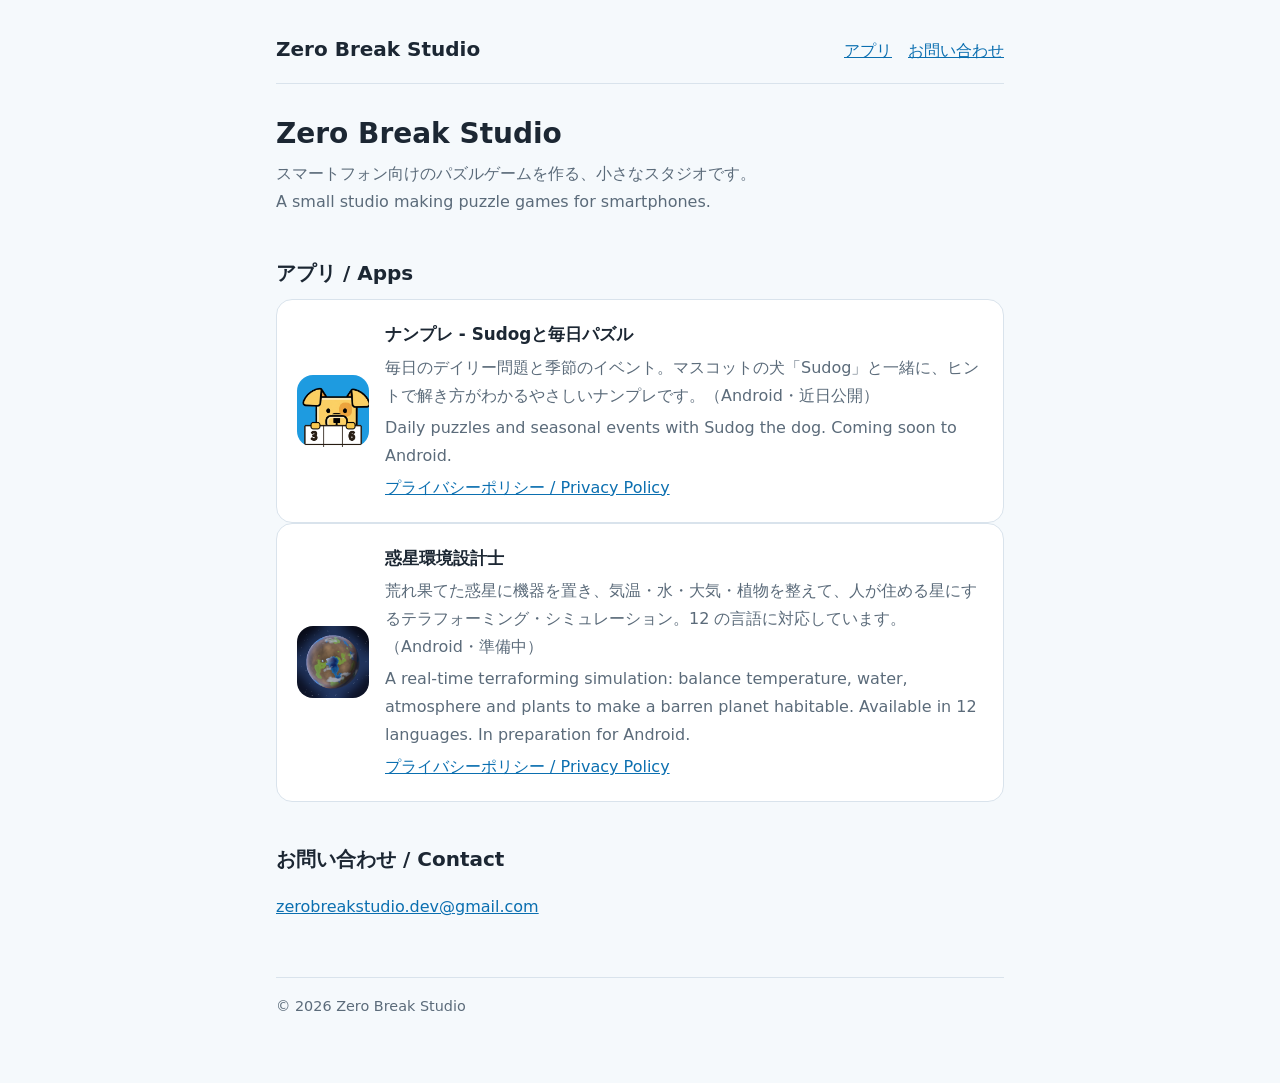
<file: index.html>
<!doctype html>
<html lang="ja">
<head>
  <meta charset="utf-8">
  <meta name="viewport" content="width=device-width, initial-scale=1">
  <title>Zero Break Studio</title>
  <meta name="description" content="Zero Break Studio は、スマートフォン向けのパズルゲームを作る小さなスタジオです。">
  <link rel="icon" href="assets/sudoku-icon.png">
  <link rel="stylesheet" href="assets/style.css">
</head>
<body>
  <div class="wrap">
    <header class="site">
      <a class="brand" href="./">Zero Break Studio</a>
      <nav><a href="#apps">アプリ</a><a href="#contact">お問い合わせ</a></nav>
    </header>

    <main>
      <h1>Zero Break Studio</h1>
      <p class="lead">スマートフォン向けのパズルゲームを作る、小さなスタジオです。<br>
        A small studio making puzzle games for smartphones.</p>

      <h2 id="apps">アプリ / Apps</h2>
      <div class="card app">
        <img src="assets/sudoku-icon.png" alt="ナンプレ - Sudogと毎日パズル のアイコン">
        <div>
          <h3>ナンプレ - Sudogと毎日パズル</h3>
          <p>毎日のデイリー問題と季節のイベント。マスコットの犬「Sudog」と一緒に、ヒントで解き方がわかるやさしいナンプレです。（Android・近日公開）</p>
          <p>Daily puzzles and seasonal events with Sudog the dog. Coming soon to Android.</p>
          <p><a href="sudoku/privacy/">プライバシーポリシー / Privacy Policy</a></p>
        </div>
      </div>

      <div class="card app">
        <img src="assets/planetarchitect-icon.png" alt="惑星環境設計士 のアイコン">
        <div>
          <h3>惑星環境設計士</h3>
          <p>荒れ果てた惑星に機器を置き、気温・水・大気・植物を整えて、人が住める星にするテラフォーミング・シミュレーション。12 の言語に対応しています。（Android・準備中）</p>
          <p>A real-time terraforming simulation: balance temperature, water, atmosphere and plants to make a barren planet habitable. Available in 12 languages. In preparation for Android.</p>
          <p><a href="planetarchitect/privacy/">プライバシーポリシー / Privacy Policy</a></p>
        </div>
      </div>

      <h2 id="contact">お問い合わせ / Contact</h2>
      <p><a href="mailto:zerobreakstudio.dev@gmail.com">zerobreakstudio.dev@gmail.com</a></p>
    </main>

    <footer>&copy; 2026 Zero Break Studio</footer>
  </div>
</body>
</html>
</file>
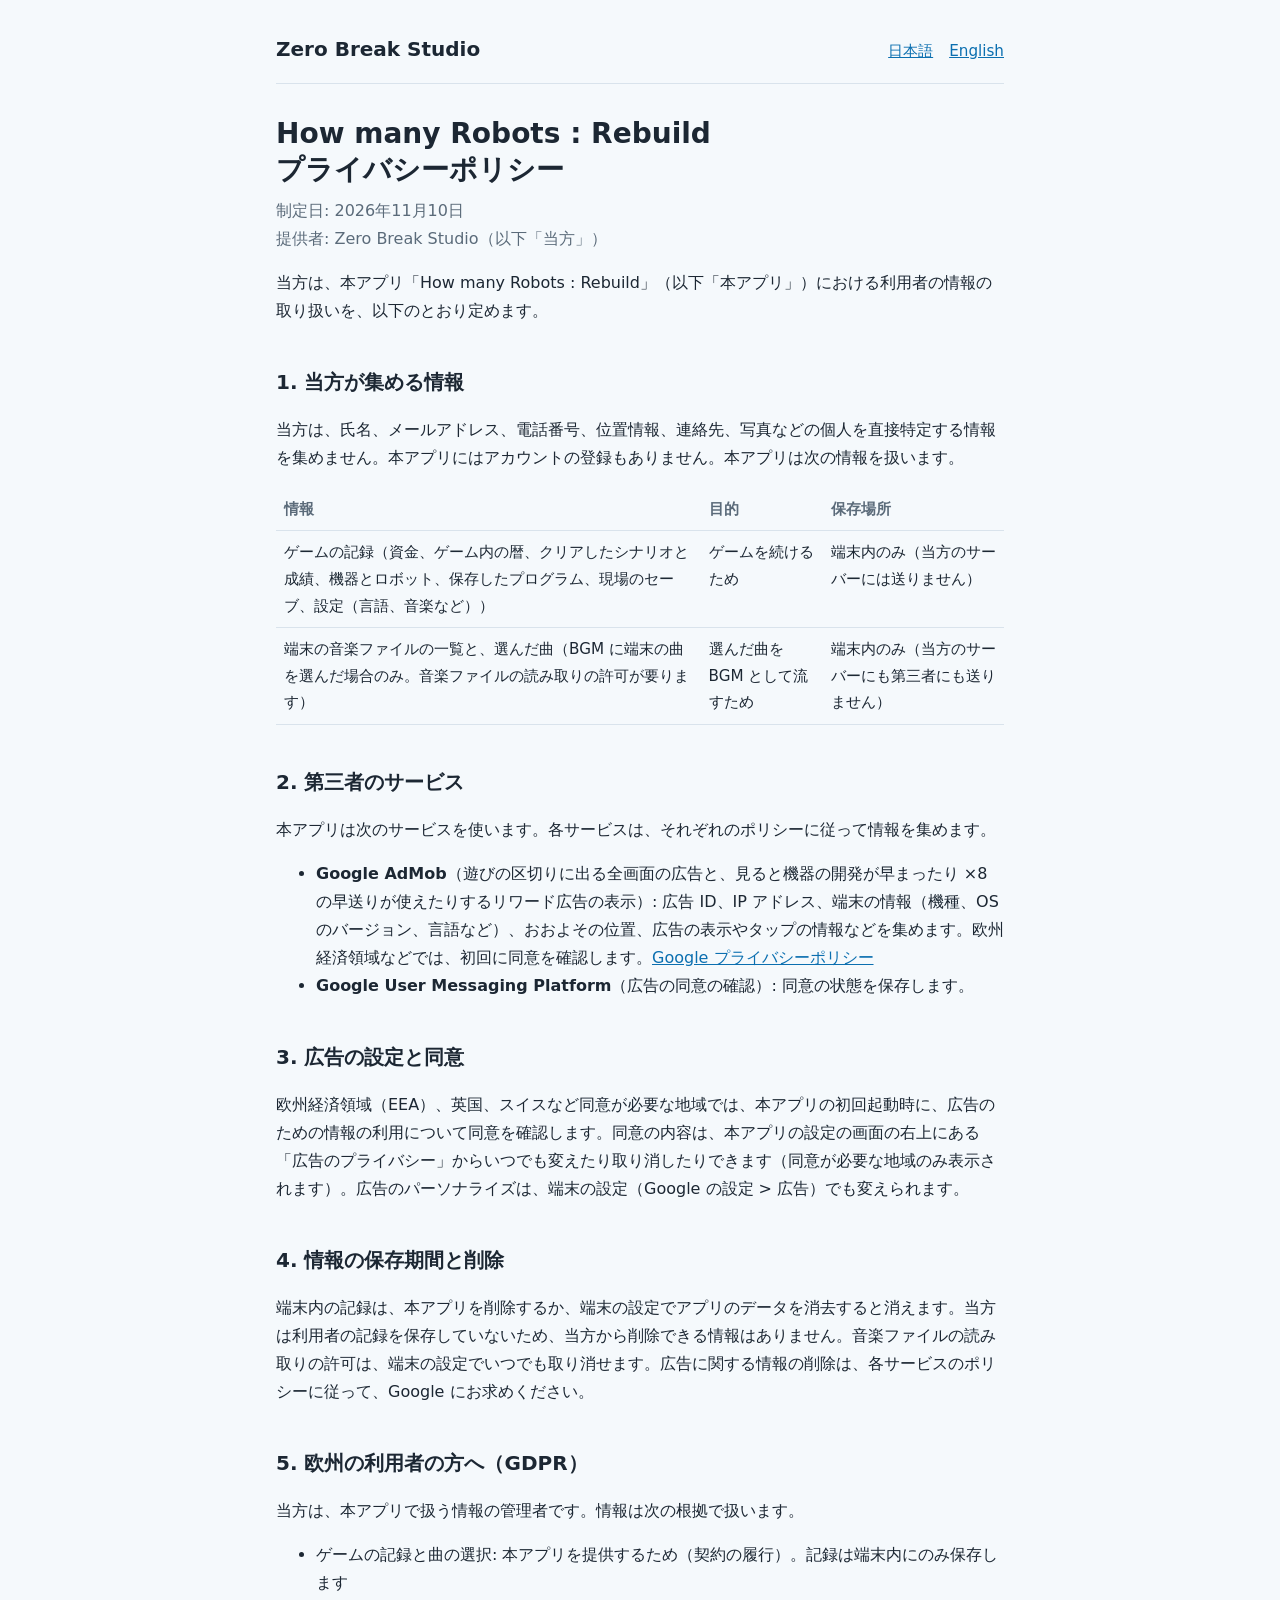
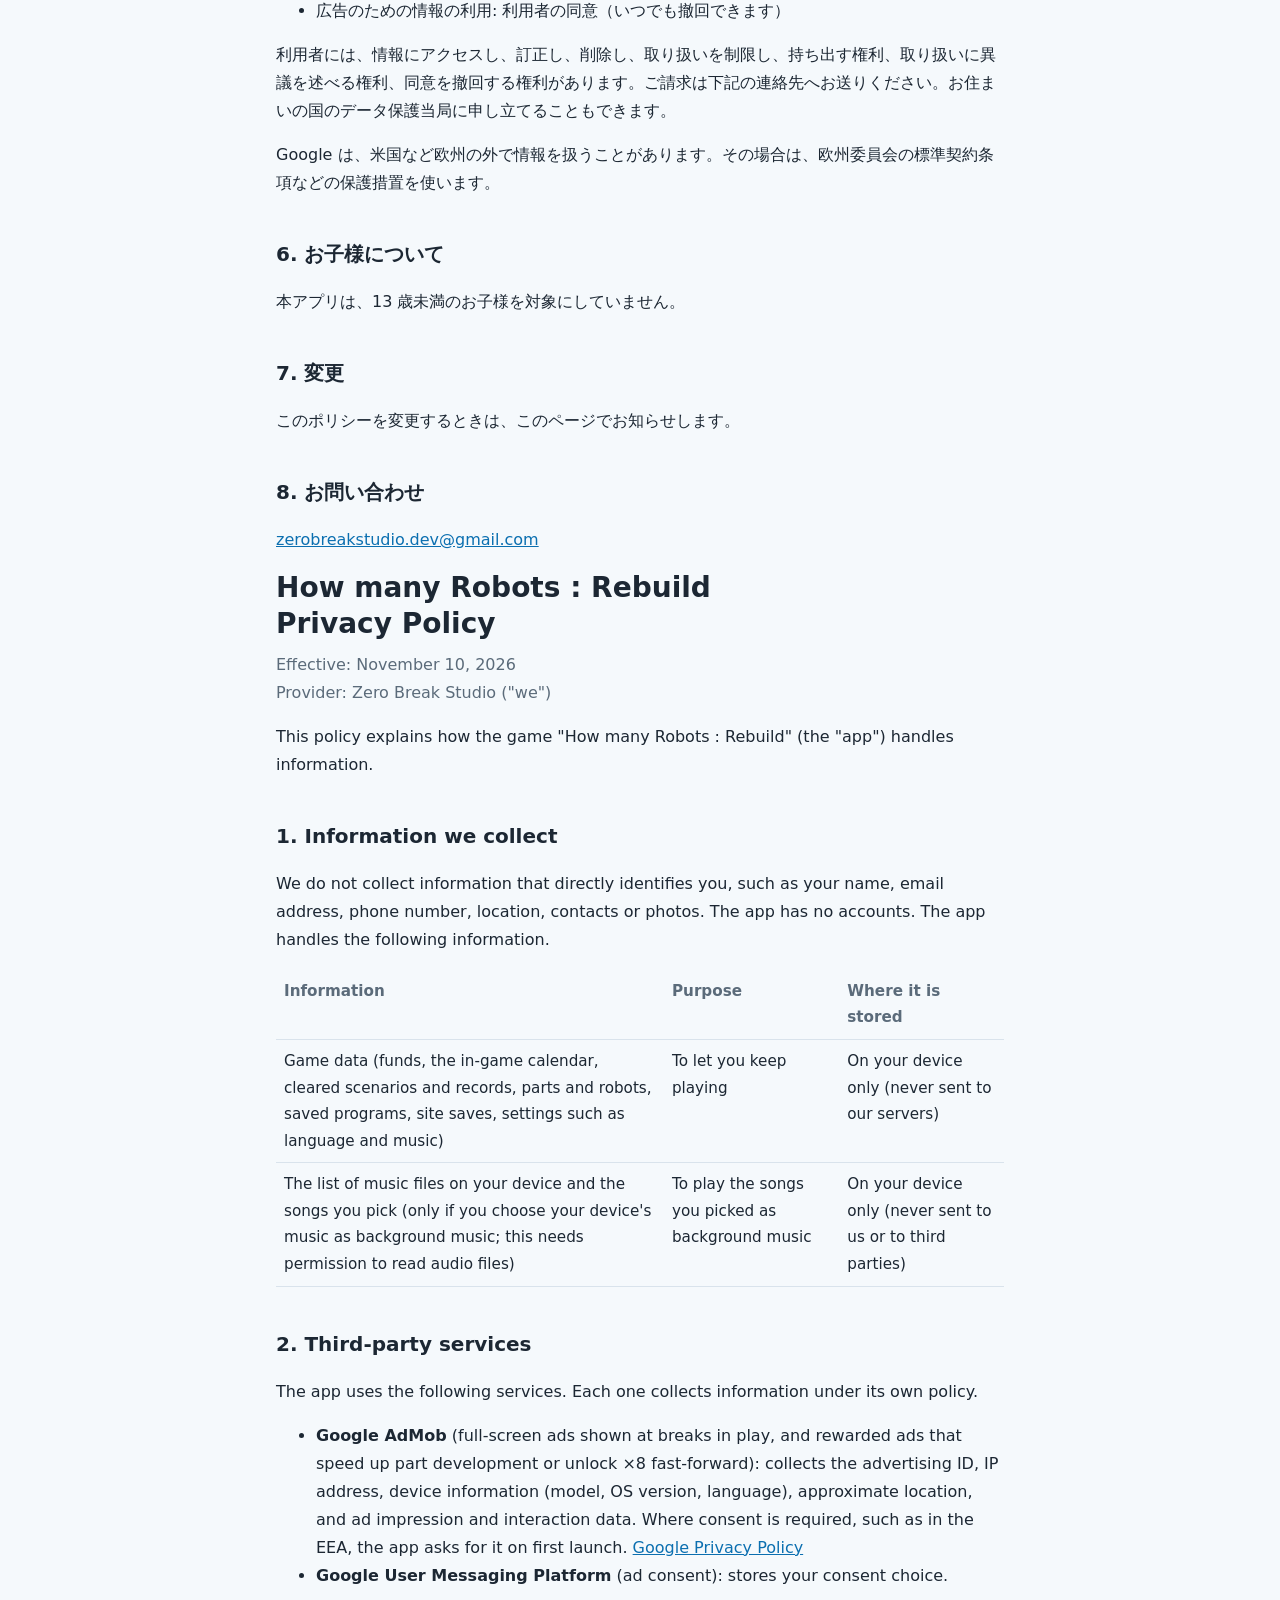
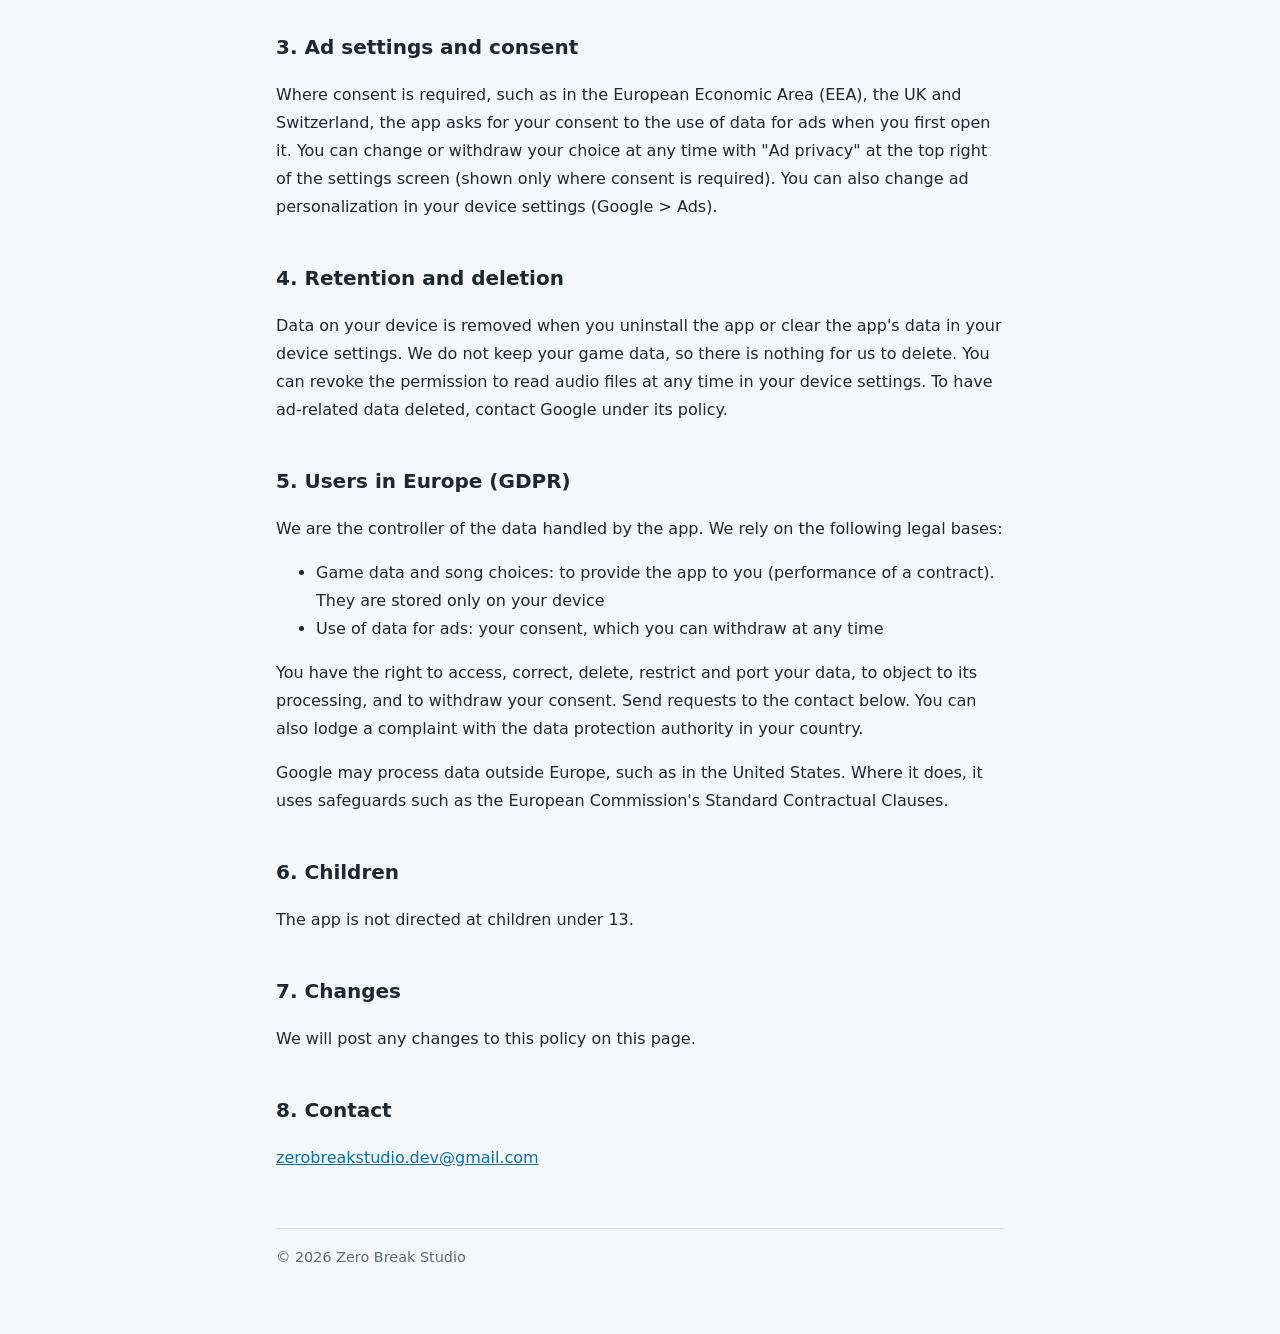
<file: howmanyrobots/privacy/index.html>
<!doctype html>
<html lang="ja">
<head>
  <meta charset="utf-8">
  <meta name="viewport" content="width=device-width, initial-scale=1">
  <title>プライバシーポリシー - How many Robots : Rebuild</title>
  <meta name="description" content="How many Robots : Rebuild のプライバシーポリシー（Privacy Policy）">
  <link rel="icon" href="../../assets/howmanyrobots-icon.png">
  <link rel="stylesheet" href="../../assets/style.css">
</head>
<body>
  <div class="wrap">
    <header class="site">
      <a class="brand" href="../../">Zero Break Studio</a>
      <nav class="lang-switch"><a href="#ja">日本語</a><a href="#en">English</a></nav>
    </header>

    <main>
      <section id="ja" lang="ja">
        <h1>How many Robots : Rebuild<br>プライバシーポリシー</h1>
        <p class="lead">制定日: 2026年11月10日<br>提供者: Zero Break Studio（以下「当方」）</p>

        <p>当方は、本アプリ「How many Robots : Rebuild」（以下「本アプリ」）における利用者の情報の取り扱いを、以下のとおり定めます。</p>

        <h2>1. 当方が集める情報</h2>
        <p>当方は、氏名、メールアドレス、電話番号、位置情報、連絡先、写真などの個人を直接特定する情報を集めません。本アプリにはアカウントの登録もありません。本アプリは次の情報を扱います。</p>
        <table>
          <thead><tr><th>情報</th><th>目的</th><th>保存場所</th></tr></thead>
          <tbody>
            <tr><td>ゲームの記録（資金、ゲーム内の暦、クリアしたシナリオと成績、機器とロボット、保存したプログラム、現場のセーブ、設定（言語、音楽など））</td><td>ゲームを続けるため</td><td>端末内のみ（当方のサーバーには送りません）</td></tr>
            <tr><td>端末の音楽ファイルの一覧と、選んだ曲（BGM に端末の曲を選んだ場合のみ。音楽ファイルの読み取りの許可が要ります）</td><td>選んだ曲を BGM として流すため</td><td>端末内のみ（当方のサーバーにも第三者にも送りません）</td></tr>
          </tbody>
        </table>

        <h2>2. 第三者のサービス</h2>
        <p>本アプリは次のサービスを使います。各サービスは、それぞれのポリシーに従って情報を集めます。</p>
        <ul>
          <li><strong>Google AdMob</strong>（遊びの区切りに出る全画面の広告と、見ると機器の開発が早まったり ×8 の早送りが使えたりするリワード広告の表示）: 広告 ID、IP アドレス、端末の情報（機種、OS のバージョン、言語など）、おおよその位置、広告の表示やタップの情報などを集めます。欧州経済領域などでは、初回に同意を確認します。<a href="https://policies.google.com/privacy">Google プライバシーポリシー</a></li>
          <li><strong>Google User Messaging Platform</strong>（広告の同意の確認）: 同意の状態を保存します。</li>
        </ul>

        <h2>3. 広告の設定と同意</h2>
        <p>欧州経済領域（EEA）、英国、スイスなど同意が必要な地域では、本アプリの初回起動時に、広告のための情報の利用について同意を確認します。同意の内容は、本アプリの設定の画面の右上にある「広告のプライバシー」からいつでも変えたり取り消したりできます（同意が必要な地域のみ表示されます）。広告のパーソナライズは、端末の設定（Google の設定 &gt; 広告）でも変えられます。</p>

        <h2>4. 情報の保存期間と削除</h2>
        <p>端末内の記録は、本アプリを削除するか、端末の設定でアプリのデータを消去すると消えます。当方は利用者の記録を保存していないため、当方から削除できる情報はありません。音楽ファイルの読み取りの許可は、端末の設定でいつでも取り消せます。広告に関する情報の削除は、各サービスのポリシーに従って、Google にお求めください。</p>

        <h2>5. 欧州の利用者の方へ（GDPR）</h2>
        <p>当方は、本アプリで扱う情報の管理者です。情報は次の根拠で扱います。</p>
        <ul>
          <li>ゲームの記録と曲の選択: 本アプリを提供するため（契約の履行）。記録は端末内にのみ保存します</li>
          <li>広告のための情報の利用: 利用者の同意（いつでも撤回できます）</li>
        </ul>
        <p>利用者には、情報にアクセスし、訂正し、削除し、取り扱いを制限し、持ち出す権利、取り扱いに異議を述べる権利、同意を撤回する権利があります。ご請求は下記の連絡先へお送りください。お住まいの国のデータ保護当局に申し立てることもできます。</p>
        <p>Google は、米国など欧州の外で情報を扱うことがあります。その場合は、欧州委員会の標準契約条項などの保護措置を使います。</p>

        <h2>6. お子様について</h2>
        <p>本アプリは、13 歳未満のお子様を対象にしていません。</p>

        <h2>7. 変更</h2>
        <p>このポリシーを変更するときは、このページでお知らせします。</p>

        <h2>8. お問い合わせ</h2>
        <p><a href="mailto:zerobreakstudio.dev@gmail.com">zerobreakstudio.dev@gmail.com</a></p>
      </section>

      <section id="en" lang="en">
        <h1>How many Robots : Rebuild<br>Privacy Policy</h1>
        <p class="lead">Effective: November 10, 2026<br>Provider: Zero Break Studio ("we")</p>

        <p>This policy explains how the game "How many Robots : Rebuild" (the "app") handles information.</p>

        <h2>1. Information we collect</h2>
        <p>We do not collect information that directly identifies you, such as your name, email address, phone number, location, contacts or photos. The app has no accounts. The app handles the following information.</p>
        <table>
          <thead><tr><th>Information</th><th>Purpose</th><th>Where it is stored</th></tr></thead>
          <tbody>
            <tr><td>Game data (funds, the in-game calendar, cleared scenarios and records, parts and robots, saved programs, site saves, settings such as language and music)</td><td>To let you keep playing</td><td>On your device only (never sent to our servers)</td></tr>
            <tr><td>The list of music files on your device and the songs you pick (only if you choose your device's music as background music; this needs permission to read audio files)</td><td>To play the songs you picked as background music</td><td>On your device only (never sent to us or to third parties)</td></tr>
          </tbody>
        </table>

        <h2>2. Third-party services</h2>
        <p>The app uses the following services. Each one collects information under its own policy.</p>
        <ul>
          <li><strong>Google AdMob</strong> (full-screen ads shown at breaks in play, and rewarded ads that speed up part development or unlock ×8 fast-forward): collects the advertising ID, IP address, device information (model, OS version, language), approximate location, and ad impression and interaction data. Where consent is required, such as in the EEA, the app asks for it on first launch. <a href="https://policies.google.com/privacy">Google Privacy Policy</a></li>
          <li><strong>Google User Messaging Platform</strong> (ad consent): stores your consent choice.</li>
        </ul>

        <h2>3. Ad settings and consent</h2>
        <p>Where consent is required, such as in the European Economic Area (EEA), the UK and Switzerland, the app asks for your consent to the use of data for ads when you first open it. You can change or withdraw your choice at any time with "Ad privacy" at the top right of the settings screen (shown only where consent is required). You can also change ad personalization in your device settings (Google &gt; Ads).</p>

        <h2>4. Retention and deletion</h2>
        <p>Data on your device is removed when you uninstall the app or clear the app's data in your device settings. We do not keep your game data, so there is nothing for us to delete. You can revoke the permission to read audio files at any time in your device settings. To have ad-related data deleted, contact Google under its policy.</p>

        <h2>5. Users in Europe (GDPR)</h2>
        <p>We are the controller of the data handled by the app. We rely on the following legal bases:</p>
        <ul>
          <li>Game data and song choices: to provide the app to you (performance of a contract). They are stored only on your device</li>
          <li>Use of data for ads: your consent, which you can withdraw at any time</li>
        </ul>
        <p>You have the right to access, correct, delete, restrict and port your data, to object to its processing, and to withdraw your consent. Send requests to the contact below. You can also lodge a complaint with the data protection authority in your country.</p>
        <p>Google may process data outside Europe, such as in the United States. Where it does, it uses safeguards such as the European Commission's Standard Contractual Clauses.</p>

        <h2>6. Children</h2>
        <p>The app is not directed at children under 13.</p>

        <h2>7. Changes</h2>
        <p>We will post any changes to this policy on this page.</p>

        <h2>8. Contact</h2>
        <p><a href="mailto:zerobreakstudio.dev@gmail.com">zerobreakstudio.dev@gmail.com</a></p>
      </section>
    </main>

    <footer>&copy; 2026 Zero Break Studio</footer>
  </div>
</body>
</html>
</file>
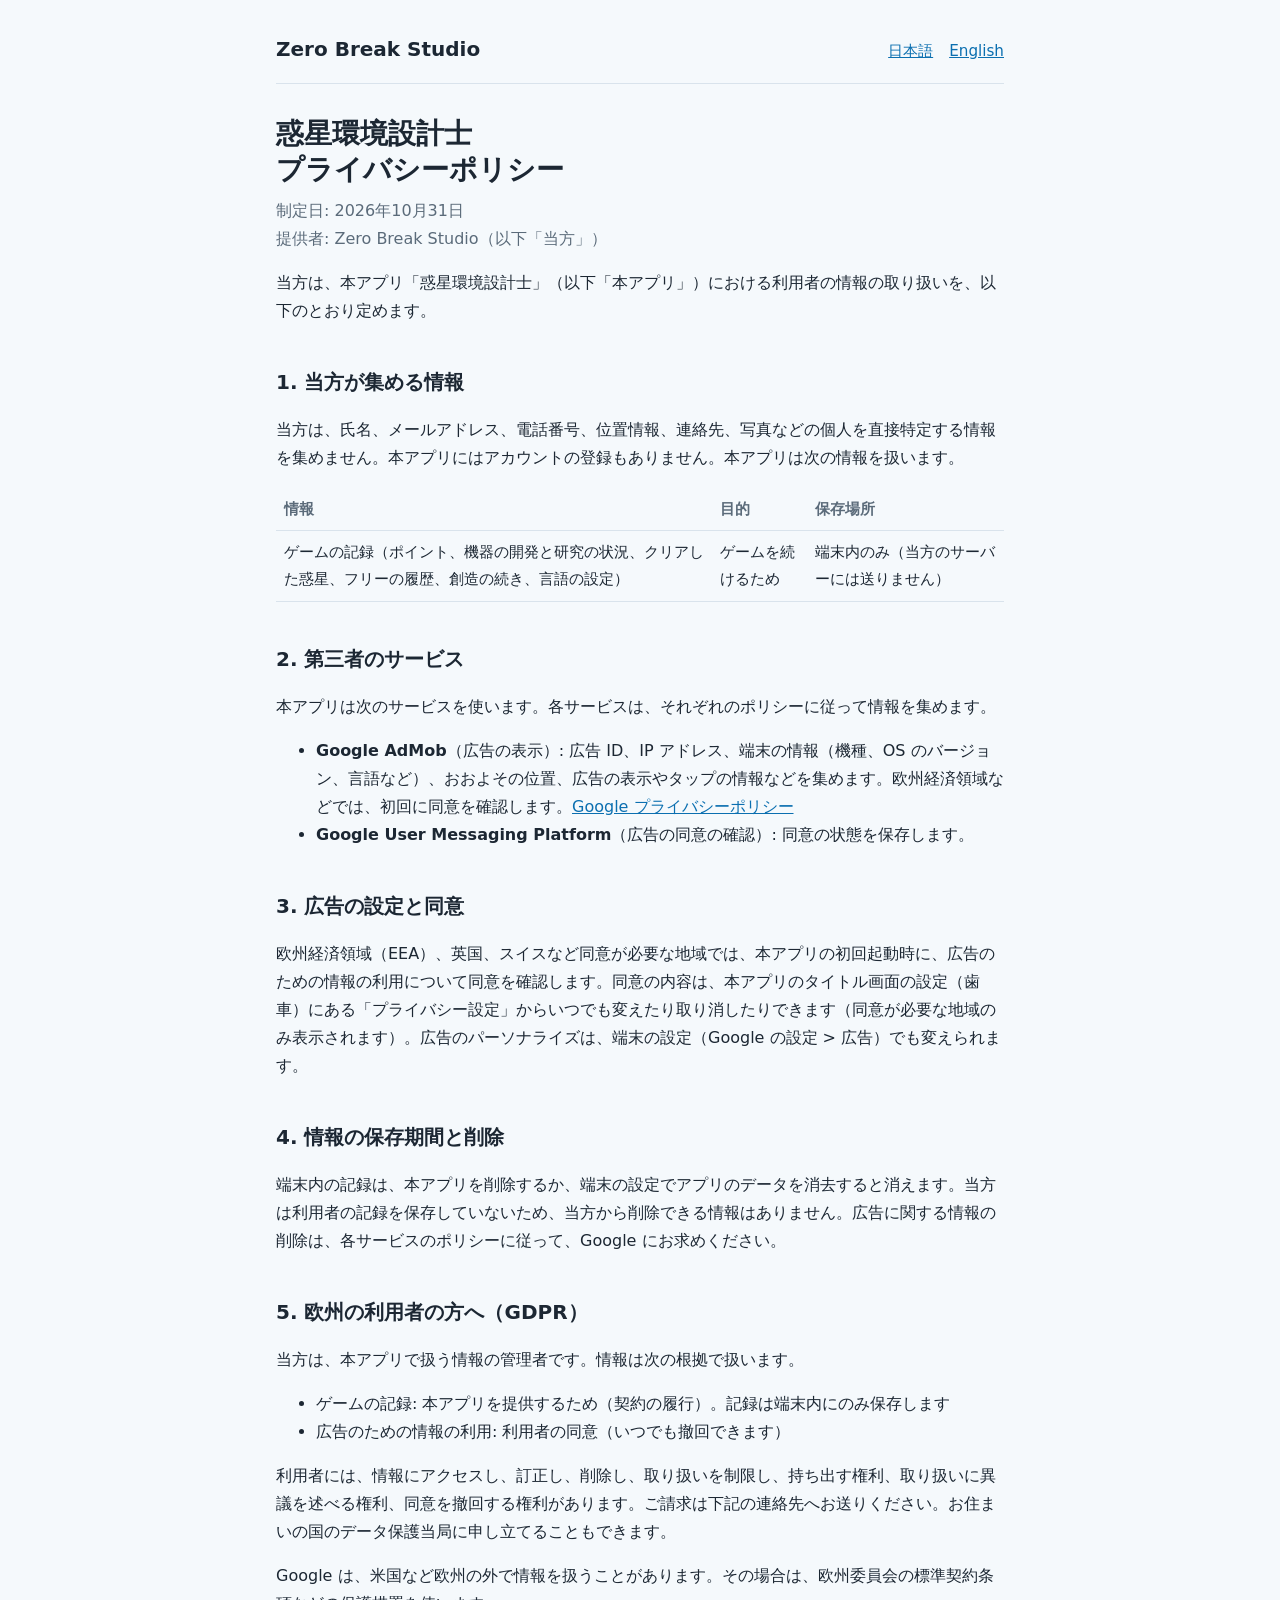
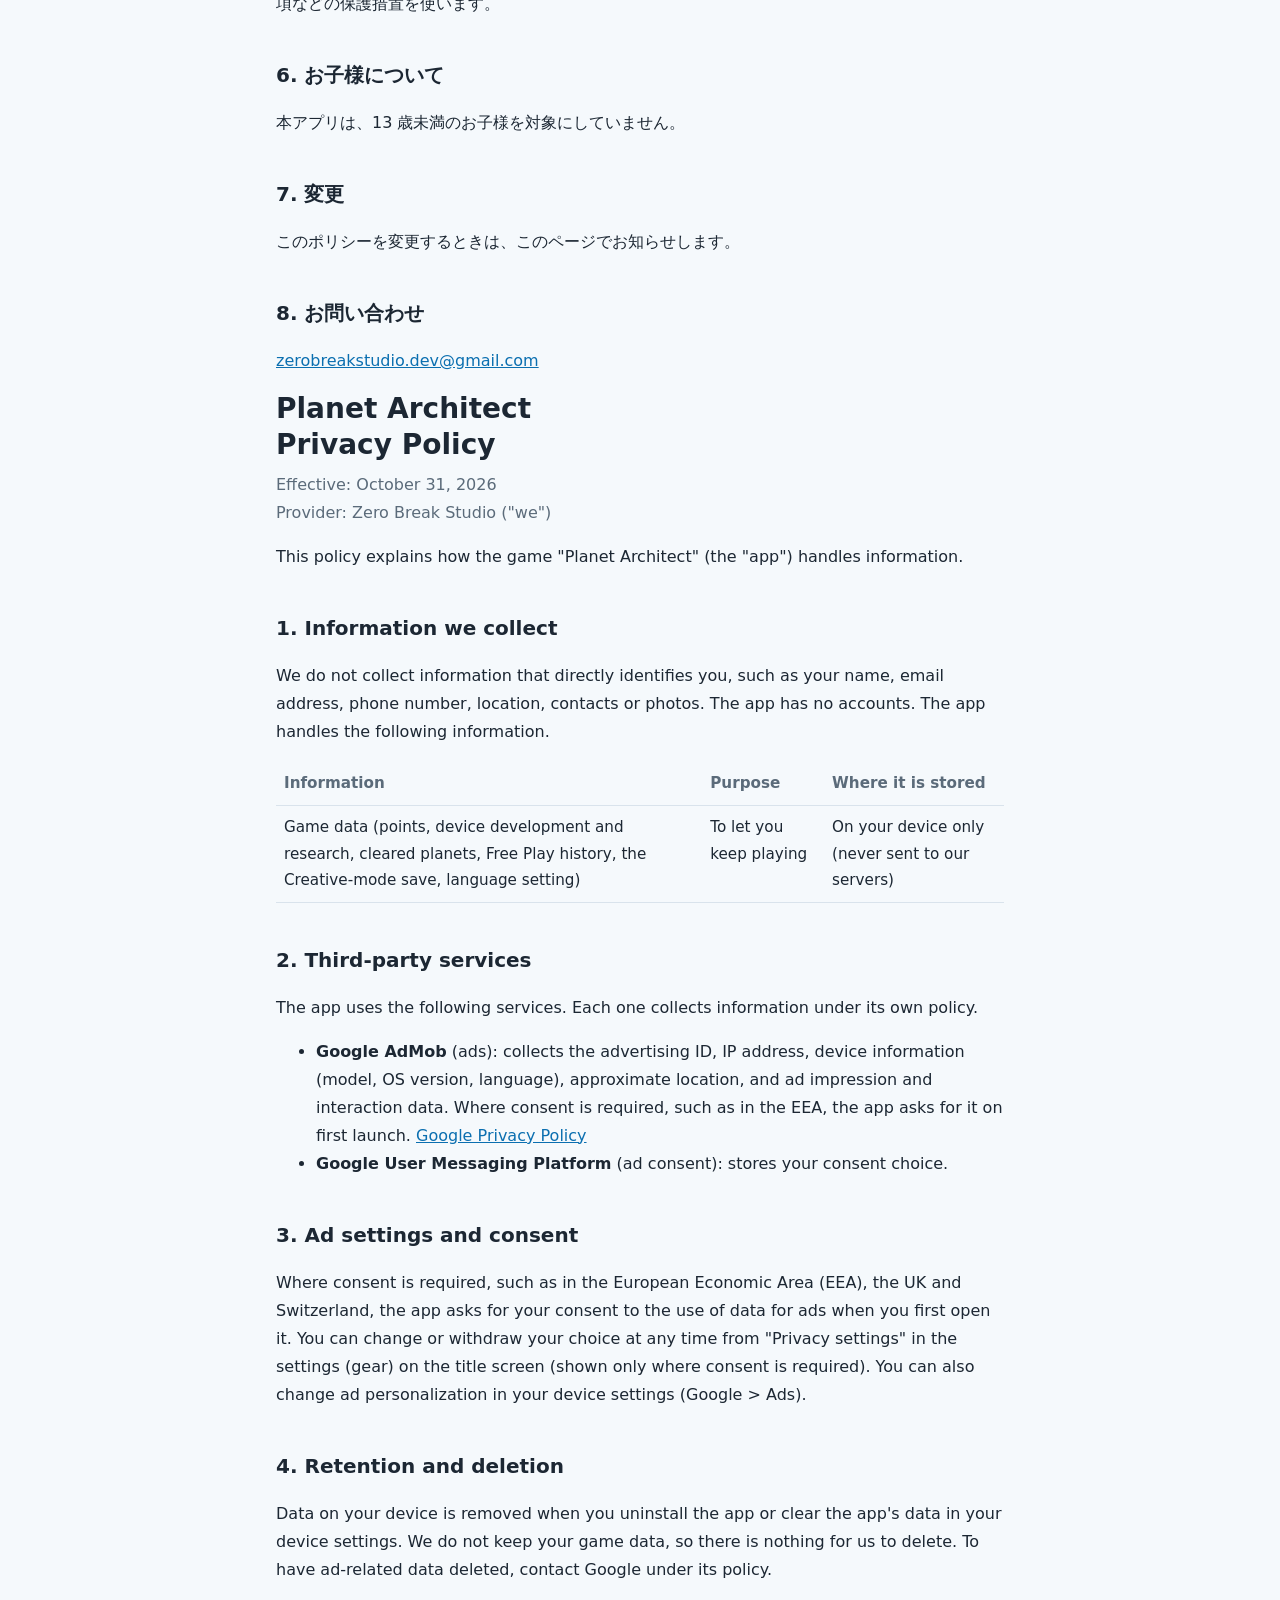
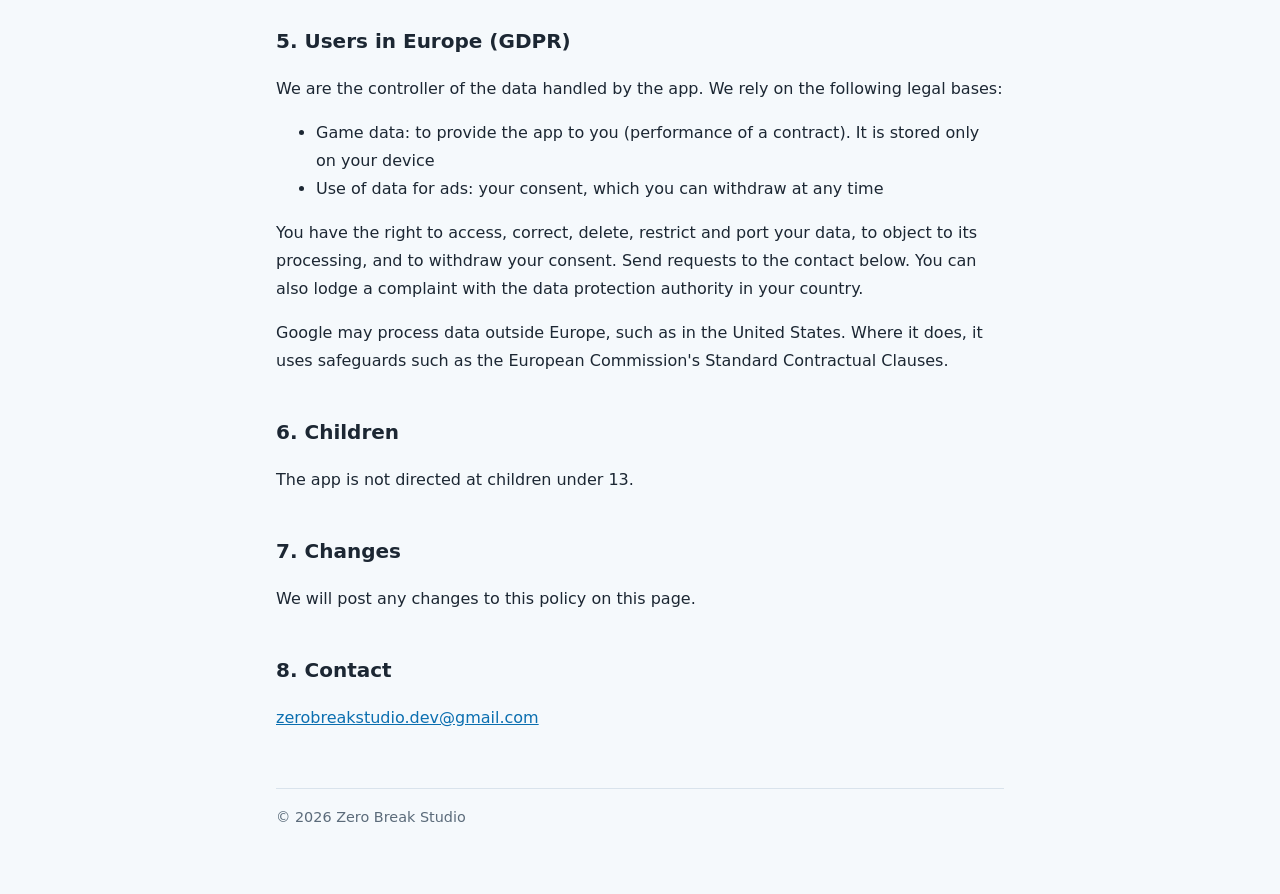
<file: planetarchitect/privacy/index.html>
<!doctype html>
<html lang="ja">
<head>
  <meta charset="utf-8">
  <meta name="viewport" content="width=device-width, initial-scale=1">
  <title>プライバシーポリシー - 惑星環境設計士</title>
  <meta name="description" content="惑星環境設計士のプライバシーポリシー（Privacy Policy）">
  <link rel="icon" href="../../assets/planetarchitect-icon.png">
  <link rel="stylesheet" href="../../assets/style.css">
</head>
<body>
  <div class="wrap">
    <header class="site">
      <a class="brand" href="../../">Zero Break Studio</a>
      <nav class="lang-switch"><a href="#ja">日本語</a><a href="#en">English</a></nav>
    </header>

    <main>
      <section id="ja" lang="ja">
        <h1>惑星環境設計士<br>プライバシーポリシー</h1>
        <p class="lead">制定日: 2026年10月31日<br>提供者: Zero Break Studio（以下「当方」）</p>

        <p>当方は、本アプリ「惑星環境設計士」（以下「本アプリ」）における利用者の情報の取り扱いを、以下のとおり定めます。</p>

        <h2>1. 当方が集める情報</h2>
        <p>当方は、氏名、メールアドレス、電話番号、位置情報、連絡先、写真などの個人を直接特定する情報を集めません。本アプリにはアカウントの登録もありません。本アプリは次の情報を扱います。</p>
        <table>
          <thead><tr><th>情報</th><th>目的</th><th>保存場所</th></tr></thead>
          <tbody>
            <tr><td>ゲームの記録（ポイント、機器の開発と研究の状況、クリアした惑星、フリーの履歴、創造の続き、言語の設定）</td><td>ゲームを続けるため</td><td>端末内のみ（当方のサーバーには送りません）</td></tr>
          </tbody>
        </table>

        <h2>2. 第三者のサービス</h2>
        <p>本アプリは次のサービスを使います。各サービスは、それぞれのポリシーに従って情報を集めます。</p>
        <ul>
          <li><strong>Google AdMob</strong>（広告の表示）: 広告 ID、IP アドレス、端末の情報（機種、OS のバージョン、言語など）、おおよその位置、広告の表示やタップの情報などを集めます。欧州経済領域などでは、初回に同意を確認します。<a href="https://policies.google.com/privacy">Google プライバシーポリシー</a></li>
          <li><strong>Google User Messaging Platform</strong>（広告の同意の確認）: 同意の状態を保存します。</li>
        </ul>

        <h2>3. 広告の設定と同意</h2>
        <p>欧州経済領域（EEA）、英国、スイスなど同意が必要な地域では、本アプリの初回起動時に、広告のための情報の利用について同意を確認します。同意の内容は、本アプリのタイトル画面の設定（歯車）にある「プライバシー設定」からいつでも変えたり取り消したりできます（同意が必要な地域のみ表示されます）。広告のパーソナライズは、端末の設定（Google の設定 &gt; 広告）でも変えられます。</p>

        <h2>4. 情報の保存期間と削除</h2>
        <p>端末内の記録は、本アプリを削除するか、端末の設定でアプリのデータを消去すると消えます。当方は利用者の記録を保存していないため、当方から削除できる情報はありません。広告に関する情報の削除は、各サービスのポリシーに従って、Google にお求めください。</p>

        <h2>5. 欧州の利用者の方へ（GDPR）</h2>
        <p>当方は、本アプリで扱う情報の管理者です。情報は次の根拠で扱います。</p>
        <ul>
          <li>ゲームの記録: 本アプリを提供するため（契約の履行）。記録は端末内にのみ保存します</li>
          <li>広告のための情報の利用: 利用者の同意（いつでも撤回できます）</li>
        </ul>
        <p>利用者には、情報にアクセスし、訂正し、削除し、取り扱いを制限し、持ち出す権利、取り扱いに異議を述べる権利、同意を撤回する権利があります。ご請求は下記の連絡先へお送りください。お住まいの国のデータ保護当局に申し立てることもできます。</p>
        <p>Google は、米国など欧州の外で情報を扱うことがあります。その場合は、欧州委員会の標準契約条項などの保護措置を使います。</p>

        <h2>6. お子様について</h2>
        <p>本アプリは、13 歳未満のお子様を対象にしていません。</p>

        <h2>7. 変更</h2>
        <p>このポリシーを変更するときは、このページでお知らせします。</p>

        <h2>8. お問い合わせ</h2>
        <p><a href="mailto:zerobreakstudio.dev@gmail.com">zerobreakstudio.dev@gmail.com</a></p>
      </section>

      <section id="en" lang="en">
        <h1>Planet Architect<br>Privacy Policy</h1>
        <p class="lead">Effective: October 31, 2026<br>Provider: Zero Break Studio ("we")</p>

        <p>This policy explains how the game "Planet Architect" (the "app") handles information.</p>

        <h2>1. Information we collect</h2>
        <p>We do not collect information that directly identifies you, such as your name, email address, phone number, location, contacts or photos. The app has no accounts. The app handles the following information.</p>
        <table>
          <thead><tr><th>Information</th><th>Purpose</th><th>Where it is stored</th></tr></thead>
          <tbody>
            <tr><td>Game data (points, device development and research, cleared planets, Free Play history, the Creative-mode save, language setting)</td><td>To let you keep playing</td><td>On your device only (never sent to our servers)</td></tr>
          </tbody>
        </table>

        <h2>2. Third-party services</h2>
        <p>The app uses the following services. Each one collects information under its own policy.</p>
        <ul>
          <li><strong>Google AdMob</strong> (ads): collects the advertising ID, IP address, device information (model, OS version, language), approximate location, and ad impression and interaction data. Where consent is required, such as in the EEA, the app asks for it on first launch. <a href="https://policies.google.com/privacy">Google Privacy Policy</a></li>
          <li><strong>Google User Messaging Platform</strong> (ad consent): stores your consent choice.</li>
        </ul>

        <h2>3. Ad settings and consent</h2>
        <p>Where consent is required, such as in the European Economic Area (EEA), the UK and Switzerland, the app asks for your consent to the use of data for ads when you first open it. You can change or withdraw your choice at any time from "Privacy settings" in the settings (gear) on the title screen (shown only where consent is required). You can also change ad personalization in your device settings (Google &gt; Ads).</p>

        <h2>4. Retention and deletion</h2>
        <p>Data on your device is removed when you uninstall the app or clear the app's data in your device settings. We do not keep your game data, so there is nothing for us to delete. To have ad-related data deleted, contact Google under its policy.</p>

        <h2>5. Users in Europe (GDPR)</h2>
        <p>We are the controller of the data handled by the app. We rely on the following legal bases:</p>
        <ul>
          <li>Game data: to provide the app to you (performance of a contract). It is stored only on your device</li>
          <li>Use of data for ads: your consent, which you can withdraw at any time</li>
        </ul>
        <p>You have the right to access, correct, delete, restrict and port your data, to object to its processing, and to withdraw your consent. Send requests to the contact below. You can also lodge a complaint with the data protection authority in your country.</p>
        <p>Google may process data outside Europe, such as in the United States. Where it does, it uses safeguards such as the European Commission's Standard Contractual Clauses.</p>

        <h2>6. Children</h2>
        <p>The app is not directed at children under 13.</p>

        <h2>7. Changes</h2>
        <p>We will post any changes to this policy on this page.</p>

        <h2>8. Contact</h2>
        <p><a href="mailto:zerobreakstudio.dev@gmail.com">zerobreakstudio.dev@gmail.com</a></p>
      </section>
    </main>

    <footer>&copy; 2026 Zero Break Studio</footer>
  </div>
</body>
</html>
</file>
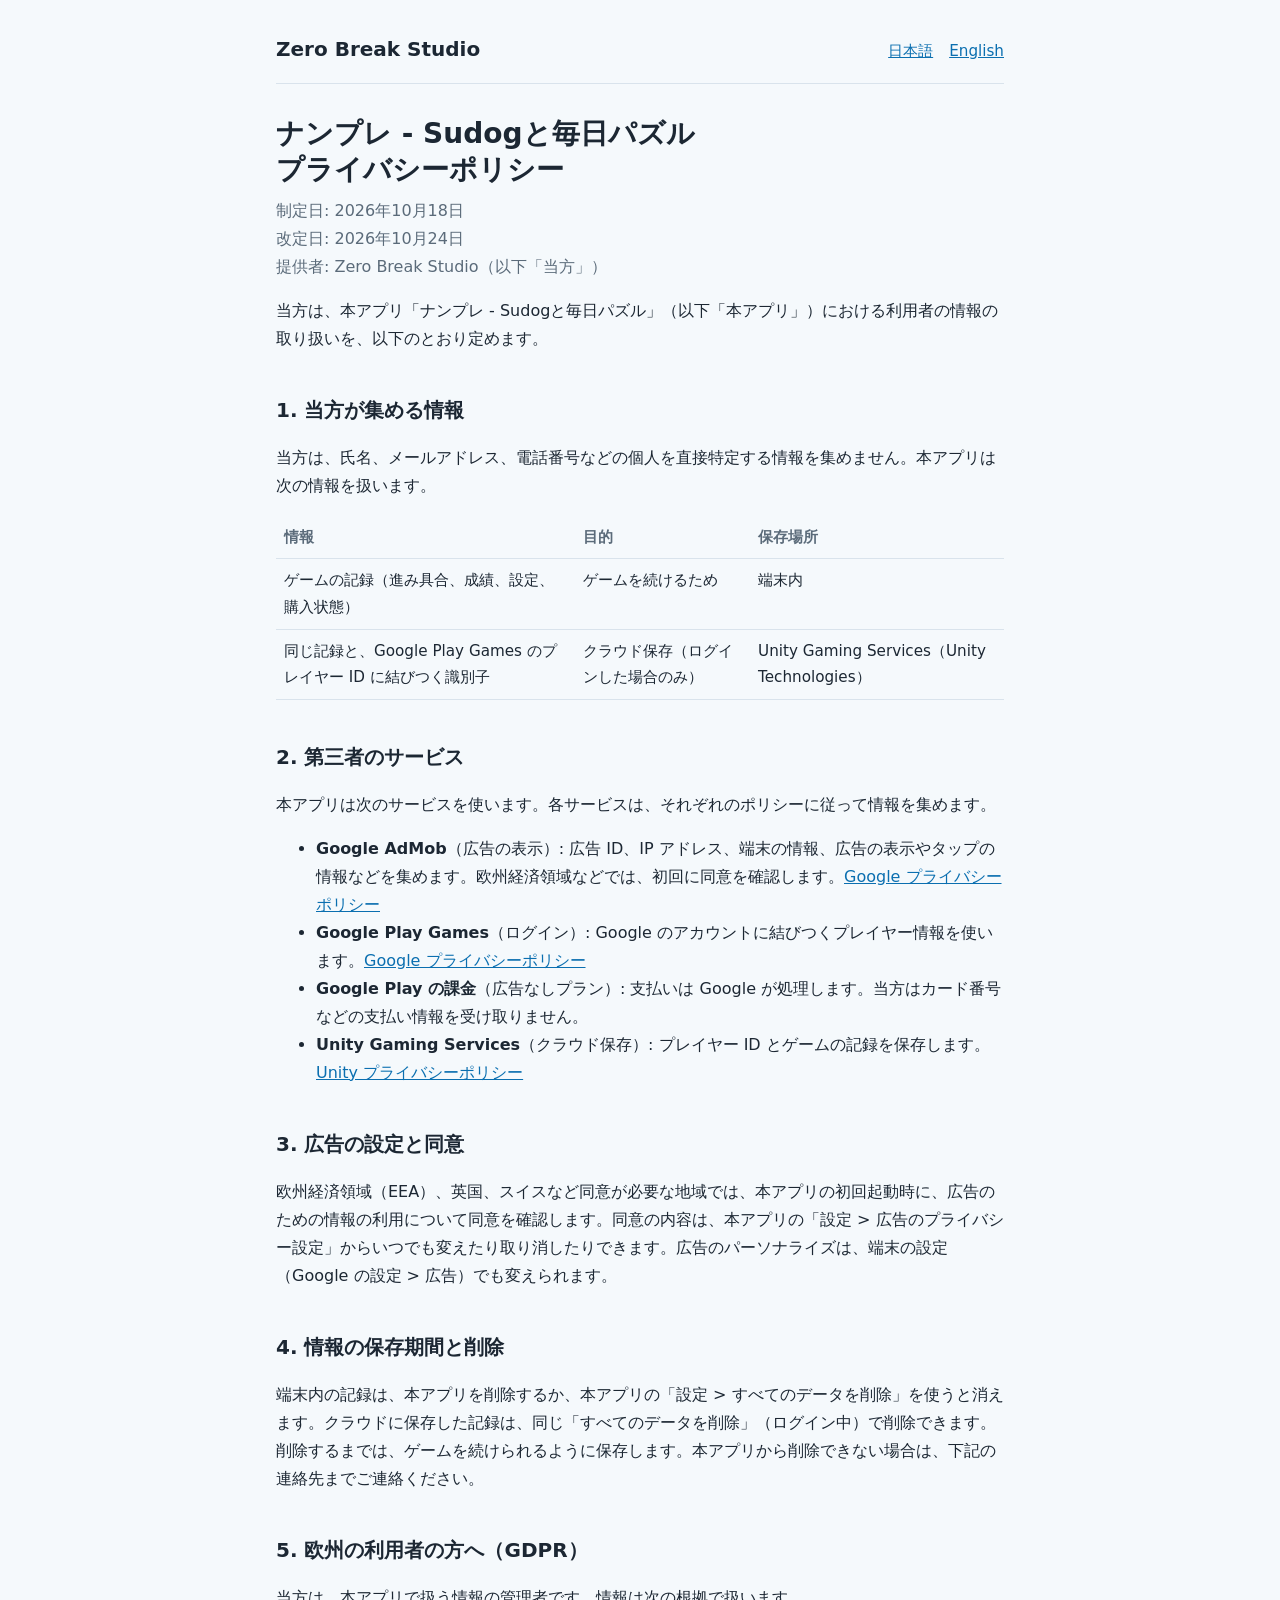
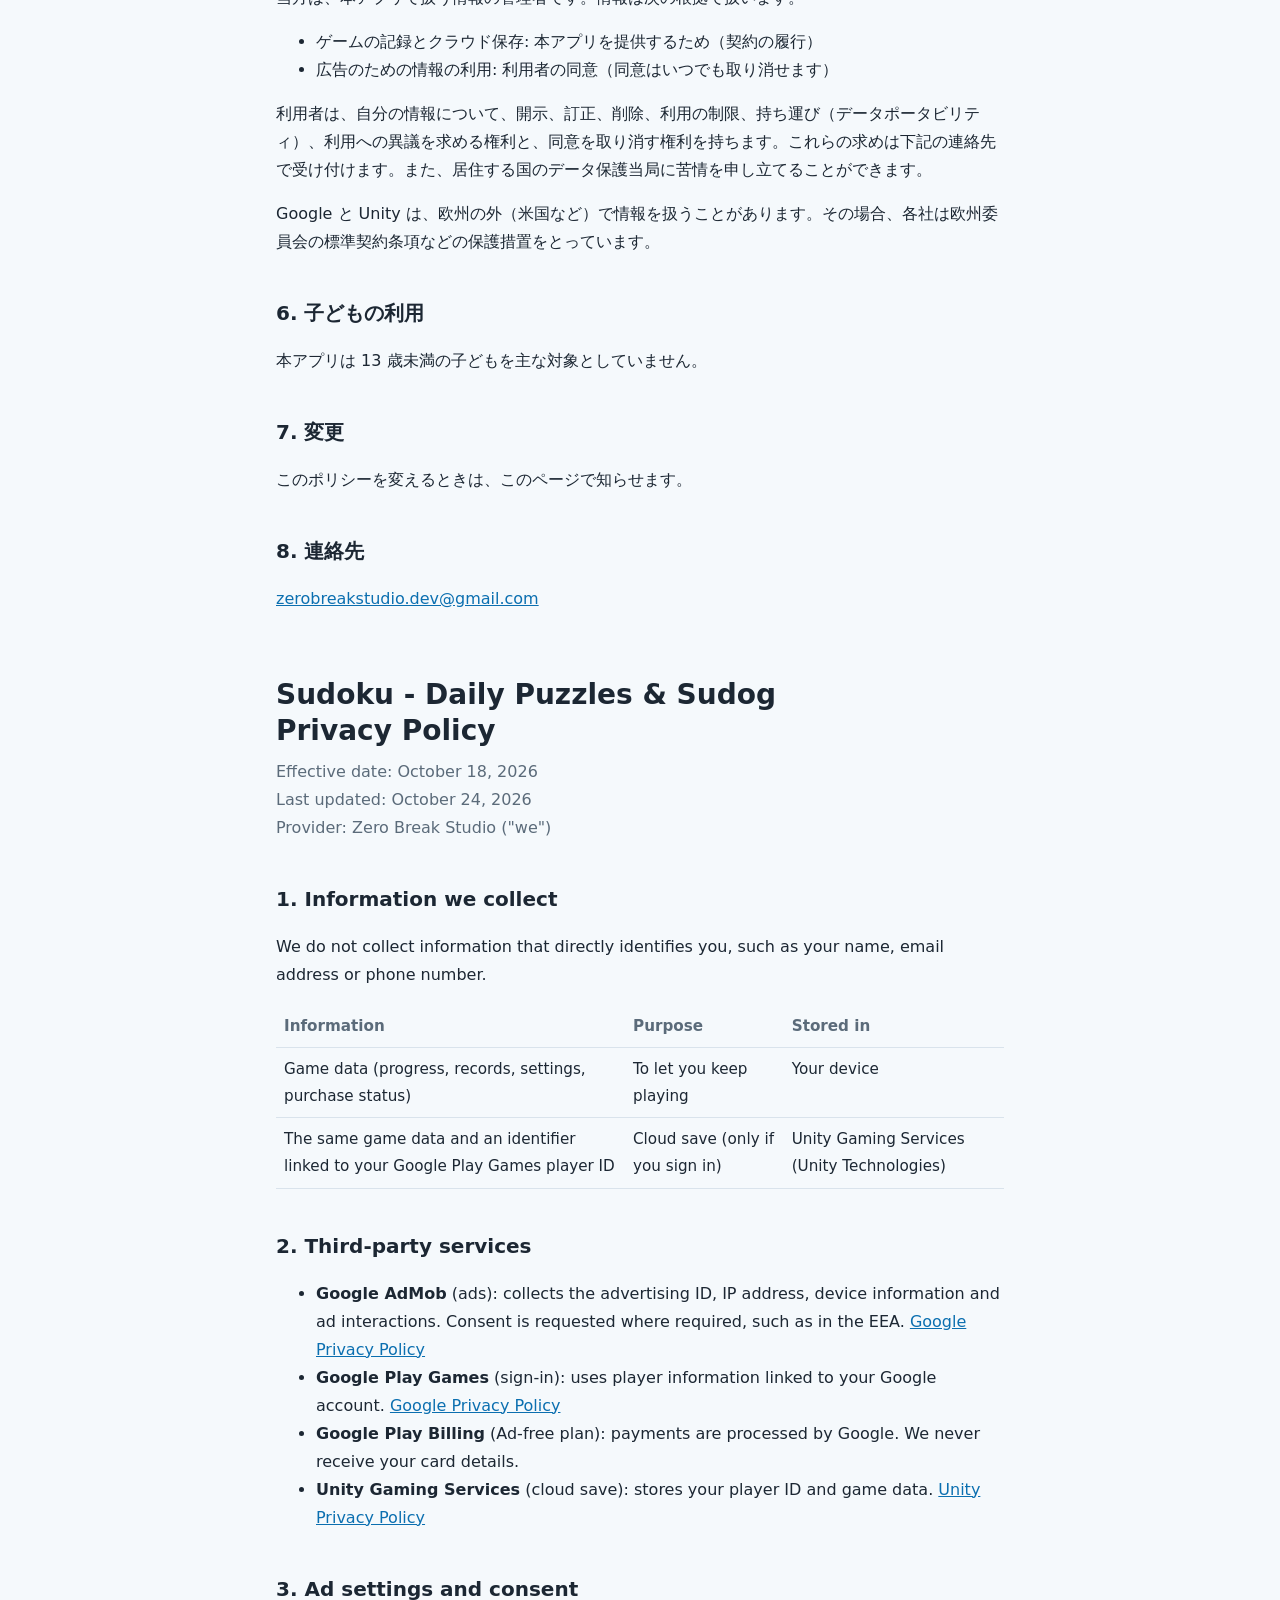
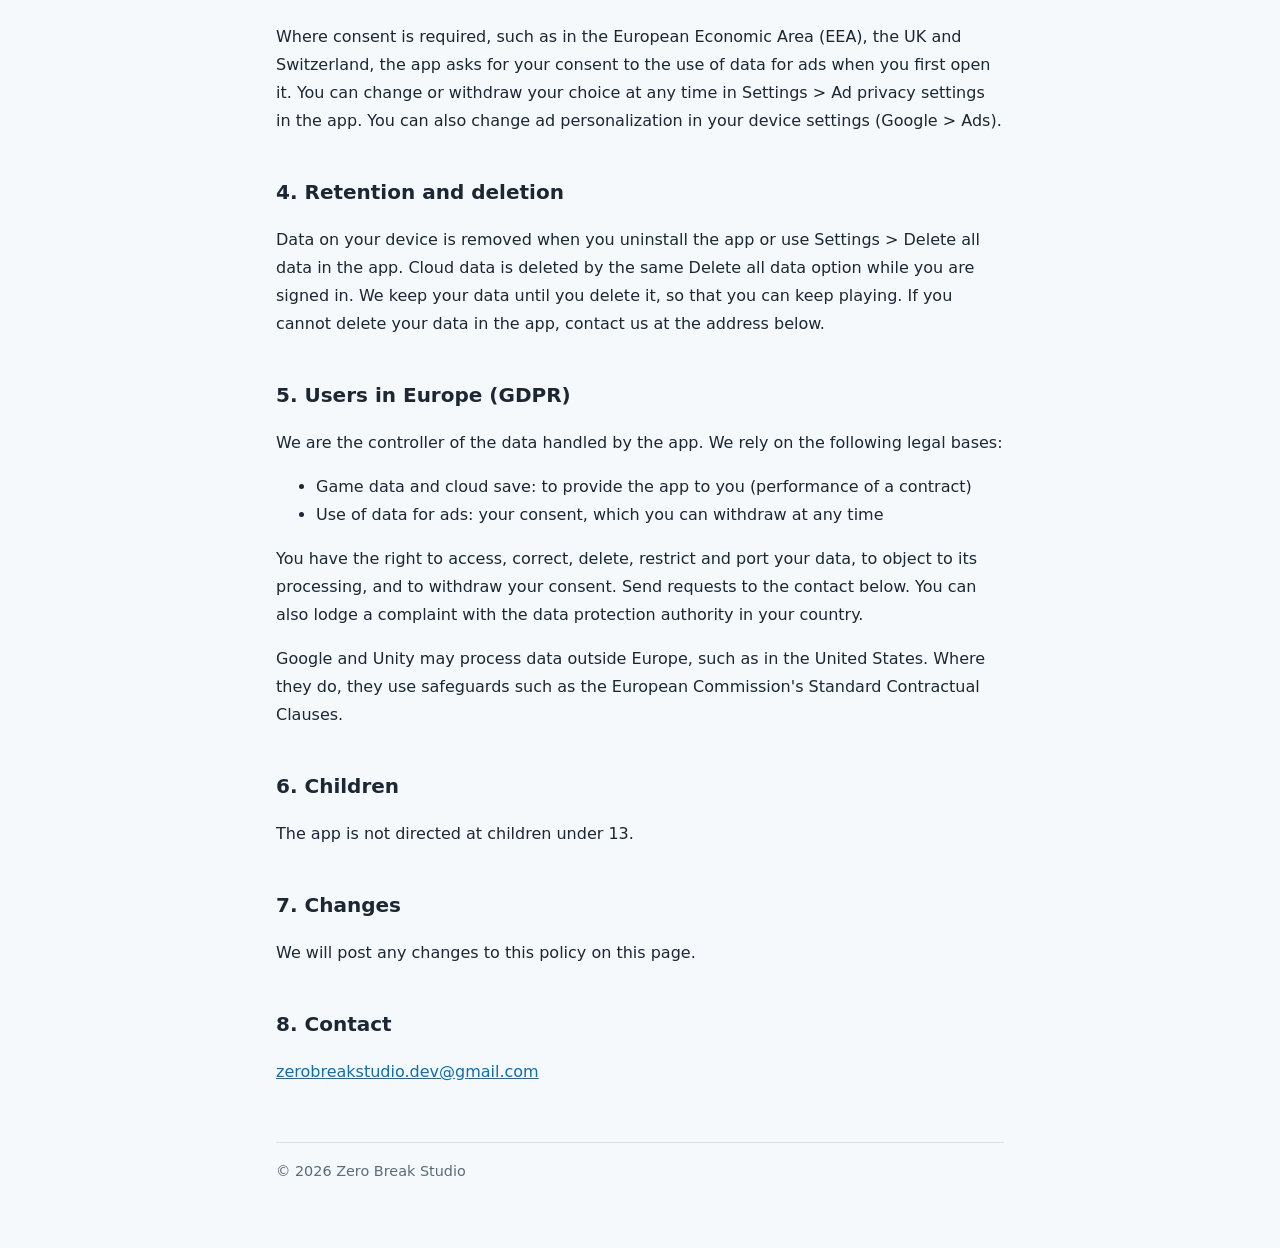
<file: sudoku/privacy/index.html>
<!doctype html>
<html lang="ja">
<head>
  <meta charset="utf-8">
  <meta name="viewport" content="width=device-width, initial-scale=1">
  <title>プライバシーポリシー - ナンプレ - Sudogと毎日パズル</title>
  <meta name="description" content="ナンプレ - Sudogと毎日パズル のプライバシーポリシー（Privacy Policy）">
  <link rel="icon" href="../../assets/sudoku-icon.png">
  <link rel="stylesheet" href="../../assets/style.css">
</head>
<body>
  <div class="wrap">
    <header class="site">
      <a class="brand" href="../../">Zero Break Studio</a>
      <nav class="lang-switch"><a href="#ja">日本語</a><a href="#en">English</a></nav>
    </header>

    <main>
      <section id="ja" lang="ja">
        <h1>ナンプレ - Sudogと毎日パズル<br>プライバシーポリシー</h1>
        <p class="lead">制定日: 2026年10月18日<br>改定日: 2026年10月24日<br>提供者: Zero Break Studio（以下「当方」）</p>

        <p>当方は、本アプリ「ナンプレ - Sudogと毎日パズル」（以下「本アプリ」）における利用者の情報の取り扱いを、以下のとおり定めます。</p>

        <h2>1. 当方が集める情報</h2>
        <p>当方は、氏名、メールアドレス、電話番号などの個人を直接特定する情報を集めません。本アプリは次の情報を扱います。</p>
        <table>
          <thead><tr><th>情報</th><th>目的</th><th>保存場所</th></tr></thead>
          <tbody>
            <tr><td>ゲームの記録（進み具合、成績、設定、購入状態）</td><td>ゲームを続けるため</td><td>端末内</td></tr>
            <tr><td>同じ記録と、Google Play Games のプレイヤー ID に結びつく識別子</td><td>クラウド保存（ログインした場合のみ）</td><td>Unity Gaming Services（Unity Technologies）</td></tr>
          </tbody>
        </table>

        <h2>2. 第三者のサービス</h2>
        <p>本アプリは次のサービスを使います。各サービスは、それぞれのポリシーに従って情報を集めます。</p>
        <ul>
          <li><strong>Google AdMob</strong>（広告の表示）: 広告 ID、IP アドレス、端末の情報、広告の表示やタップの情報などを集めます。欧州経済領域などでは、初回に同意を確認します。<a href="https://policies.google.com/privacy">Google プライバシーポリシー</a></li>
          <li><strong>Google Play Games</strong>（ログイン）: Google のアカウントに結びつくプレイヤー情報を使います。<a href="https://policies.google.com/privacy">Google プライバシーポリシー</a></li>
          <li><strong>Google Play の課金</strong>（広告なしプラン）: 支払いは Google が処理します。当方はカード番号などの支払い情報を受け取りません。</li>
          <li><strong>Unity Gaming Services</strong>（クラウド保存）: プレイヤー ID とゲームの記録を保存します。<a href="https://unity.com/legal/privacy-policy">Unity プライバシーポリシー</a></li>
        </ul>

        <h2>3. 広告の設定と同意</h2>
        <p>欧州経済領域（EEA）、英国、スイスなど同意が必要な地域では、本アプリの初回起動時に、広告のための情報の利用について同意を確認します。同意の内容は、本アプリの「設定 &gt; 広告のプライバシー設定」からいつでも変えたり取り消したりできます。広告のパーソナライズは、端末の設定（Google の設定 &gt; 広告）でも変えられます。</p>

        <h2>4. 情報の保存期間と削除</h2>
        <p>端末内の記録は、本アプリを削除するか、本アプリの「設定 &gt; すべてのデータを削除」を使うと消えます。クラウドに保存した記録は、同じ「すべてのデータを削除」（ログイン中）で削除できます。削除するまでは、ゲームを続けられるように保存します。本アプリから削除できない場合は、下記の連絡先までご連絡ください。</p>

        <h2>5. 欧州の利用者の方へ（GDPR）</h2>
        <p>当方は、本アプリで扱う情報の管理者です。情報は次の根拠で扱います。</p>
        <ul>
          <li>ゲームの記録とクラウド保存: 本アプリを提供するため（契約の履行）</li>
          <li>広告のための情報の利用: 利用者の同意（同意はいつでも取り消せます）</li>
        </ul>
        <p>利用者は、自分の情報について、開示、訂正、削除、利用の制限、持ち運び（データポータビリティ）、利用への異議を求める権利と、同意を取り消す権利を持ちます。これらの求めは下記の連絡先で受け付けます。また、居住する国のデータ保護当局に苦情を申し立てることができます。</p>
        <p>Google と Unity は、欧州の外（米国など）で情報を扱うことがあります。その場合、各社は欧州委員会の標準契約条項などの保護措置をとっています。</p>

        <h2>6. 子どもの利用</h2>
        <p>本アプリは 13 歳未満の子どもを主な対象としていません。</p>

        <h2>7. 変更</h2>
        <p>このポリシーを変えるときは、このページで知らせます。</p>

        <h2>8. 連絡先</h2>
        <p><a href="mailto:zerobreakstudio.dev@gmail.com">zerobreakstudio.dev@gmail.com</a></p>
      </section>

      <section id="en" lang="en">
        <h1 style="margin-top:64px">Sudoku - Daily Puzzles &amp; Sudog<br>Privacy Policy</h1>
        <p class="lead">Effective date: October 18, 2026<br>Last updated: October 24, 2026<br>Provider: Zero Break Studio ("we")</p>

        <h2>1. Information we collect</h2>
        <p>We do not collect information that directly identifies you, such as your name, email address or phone number.</p>
        <table>
          <thead><tr><th>Information</th><th>Purpose</th><th>Stored in</th></tr></thead>
          <tbody>
            <tr><td>Game data (progress, records, settings, purchase status)</td><td>To let you keep playing</td><td>Your device</td></tr>
            <tr><td>The same game data and an identifier linked to your Google Play Games player ID</td><td>Cloud save (only if you sign in)</td><td>Unity Gaming Services (Unity Technologies)</td></tr>
          </tbody>
        </table>

        <h2>2. Third-party services</h2>
        <ul>
          <li><strong>Google AdMob</strong> (ads): collects the advertising ID, IP address, device information and ad interactions. Consent is requested where required, such as in the EEA. <a href="https://policies.google.com/privacy">Google Privacy Policy</a></li>
          <li><strong>Google Play Games</strong> (sign-in): uses player information linked to your Google account. <a href="https://policies.google.com/privacy">Google Privacy Policy</a></li>
          <li><strong>Google Play Billing</strong> (Ad-free plan): payments are processed by Google. We never receive your card details.</li>
          <li><strong>Unity Gaming Services</strong> (cloud save): stores your player ID and game data. <a href="https://unity.com/legal/privacy-policy">Unity Privacy Policy</a></li>
        </ul>

        <h2>3. Ad settings and consent</h2>
        <p>Where consent is required, such as in the European Economic Area (EEA), the UK and Switzerland, the app asks for your consent to the use of data for ads when you first open it. You can change or withdraw your choice at any time in Settings &gt; Ad privacy settings in the app. You can also change ad personalization in your device settings (Google &gt; Ads).</p>

        <h2>4. Retention and deletion</h2>
        <p>Data on your device is removed when you uninstall the app or use Settings &gt; Delete all data in the app. Cloud data is deleted by the same Delete all data option while you are signed in. We keep your data until you delete it, so that you can keep playing. If you cannot delete your data in the app, contact us at the address below.</p>

        <h2>5. Users in Europe (GDPR)</h2>
        <p>We are the controller of the data handled by the app. We rely on the following legal bases:</p>
        <ul>
          <li>Game data and cloud save: to provide the app to you (performance of a contract)</li>
          <li>Use of data for ads: your consent, which you can withdraw at any time</li>
        </ul>
        <p>You have the right to access, correct, delete, restrict and port your data, to object to its processing, and to withdraw your consent. Send requests to the contact below. You can also lodge a complaint with the data protection authority in your country.</p>
        <p>Google and Unity may process data outside Europe, such as in the United States. Where they do, they use safeguards such as the European Commission's Standard Contractual Clauses.</p>

        <h2>6. Children</h2>
        <p>The app is not directed at children under 13.</p>

        <h2>7. Changes</h2>
        <p>We will post any changes to this policy on this page.</p>

        <h2>8. Contact</h2>
        <p><a href="mailto:zerobreakstudio.dev@gmail.com">zerobreakstudio.dev@gmail.com</a></p>
      </section>
    </main>

    <footer>&copy; 2026 Zero Break Studio</footer>
  </div>
</body>
</html>
</file>
<file: assets/style.css>
/* Zero Break Studio のサイト共通のスタイル。明るい・暗い表示の両方に対応する */
:root {
  --bg: #F5F9FC;
  --surface: #FFFFFF;
  --text: #1C2733;
  --muted: #5B6B7A;
  --line: #D9E3EC;
  --accent: #1E9BE0;
  --accent-strong: #0B6FB0;
  color-scheme: light;
}

@media (prefers-color-scheme: dark) {
  :root {
    --bg: #11181F;
    --surface: #1A232C;
    --text: #E6EDF3;
    --muted: #9AA9B7;
    --line: #2C3945;
    --accent: #4DB4F0;
    --accent-strong: #8CCFF7;
    color-scheme: dark;
  }
}

* { box-sizing: border-box; }

body {
  margin: 0;
  background: var(--bg);
  color: var(--text);
  font-family: "Hiragino Sans", "Noto Sans JP", "Yu Gothic", system-ui, sans-serif;
  line-height: 1.75;
}

.wrap {
  max-width: 760px;
  margin: 0 auto;
  padding: 32px 16px 64px;
}

header.site {
  display: flex;
  align-items: baseline;
  justify-content: space-between;
  gap: 12px;
  padding-bottom: 16px;
  border-bottom: 1px solid var(--line);
  margin-bottom: 32px;
}

header.site a.brand {
  color: var(--text);
  text-decoration: none;
  font-weight: 700;
  font-size: 1.25rem;
}

header.site nav a { margin-left: 16px; }

a { color: var(--accent-strong); }

h1 { font-size: 1.75rem; line-height: 1.3; margin: 0 0 8px; }
h2 { font-size: 1.25rem; margin: 40px 0 8px; }
h3 { font-size: 1.05rem; margin: 28px 0 4px; }

.lead { color: var(--muted); margin-top: 0; }

.card {
  background: var(--surface);
  border: 1px solid var(--line);
  border-radius: 16px;
  padding: 20px;
}

.app {
  display: flex;
  gap: 16px;
  align-items: center;
}

.app img {
  width: 72px;
  height: 72px;
  border-radius: 16px;
  flex-shrink: 0;
}

.app h3 { margin: 0; }
.app p { margin: 4px 0 0; color: var(--muted); }

table {
  width: 100%;
  border-collapse: collapse;
  margin: 8px 0;
  font-size: 0.95rem;
}

th, td {
  text-align: left;
  vertical-align: top;
  padding: 8px;
  border-bottom: 1px solid var(--line);
}

th { color: var(--muted); font-weight: 600; }

.lang-switch { font-size: 0.95rem; }

footer {
  margin-top: 56px;
  padding-top: 16px;
  border-top: 1px solid var(--line);
  color: var(--muted);
  font-size: 0.9rem;
}

@media (max-width: 480px) {
  table, thead, tbody, tr, th, td { font-size: 0.9rem; }
  header.site { flex-direction: column; align-items: flex-start; }
  header.site nav a { margin: 0 16px 0 0; }
}
</file>
